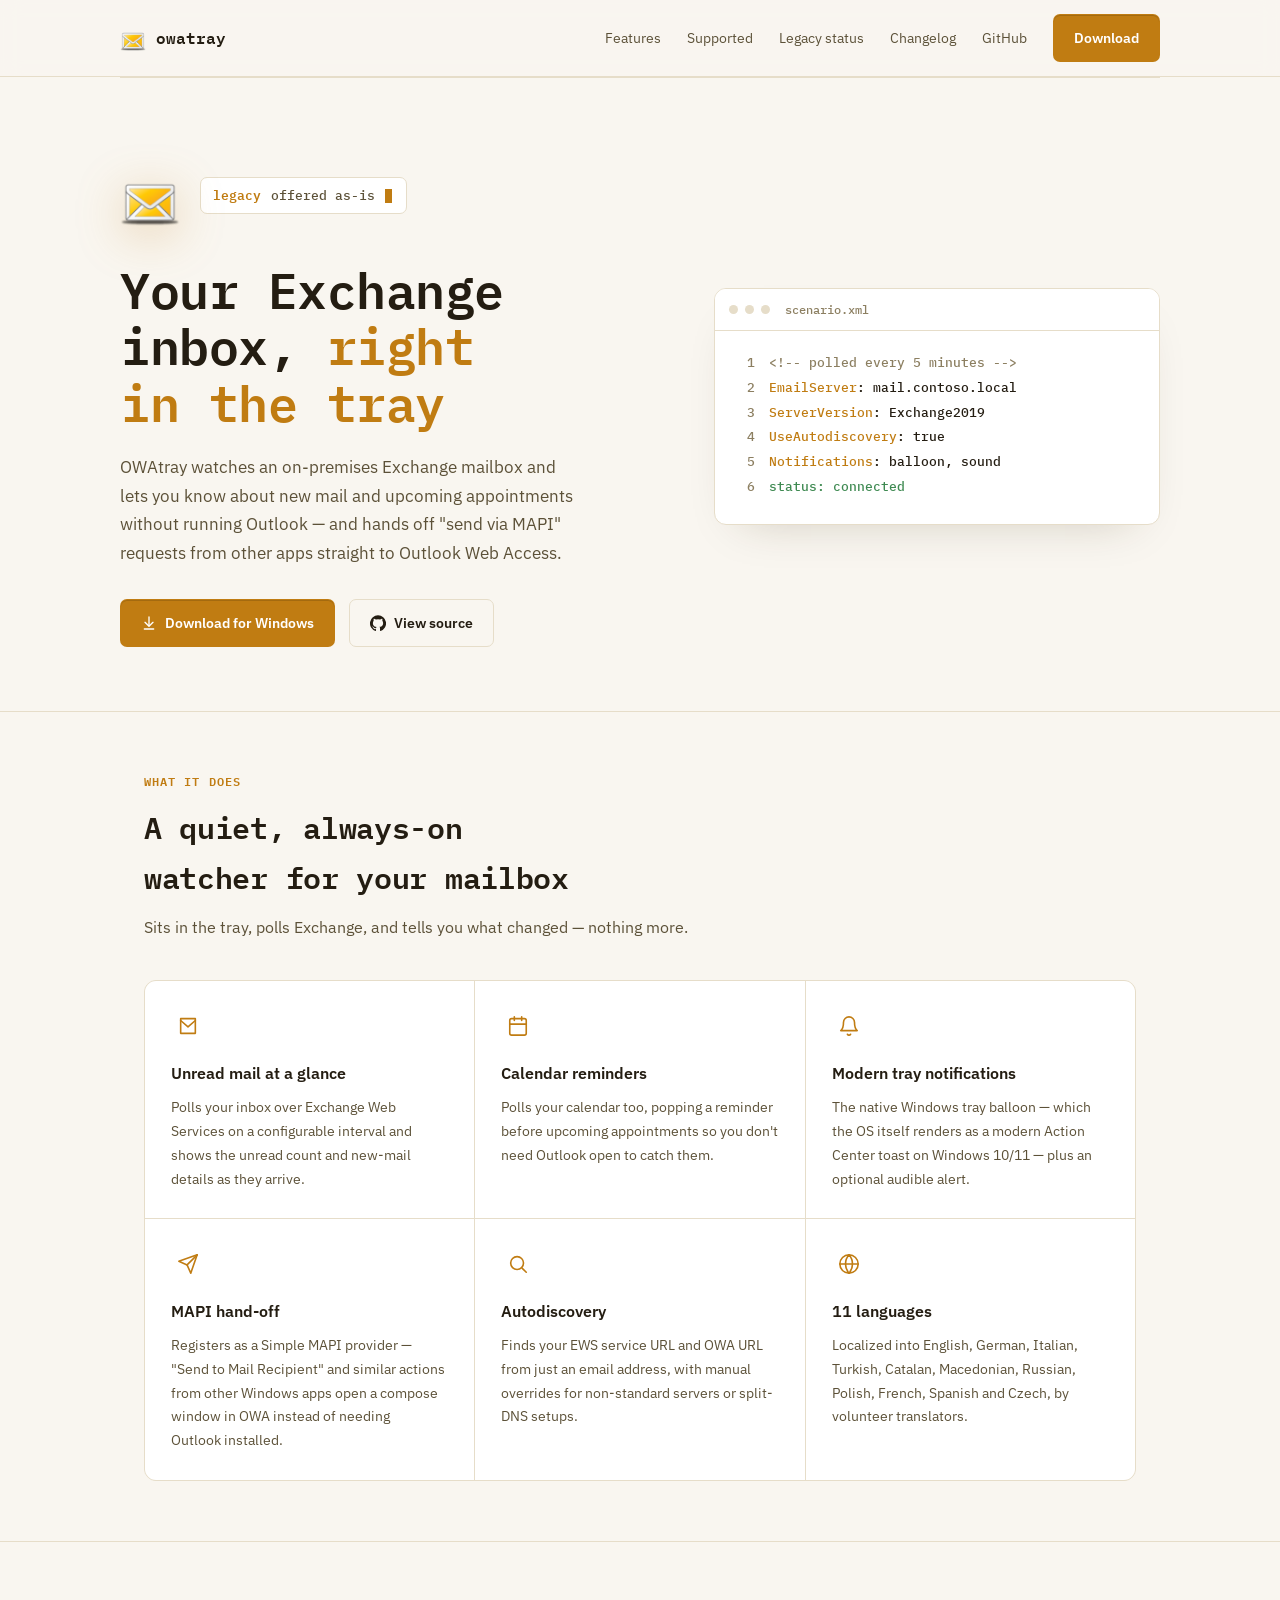
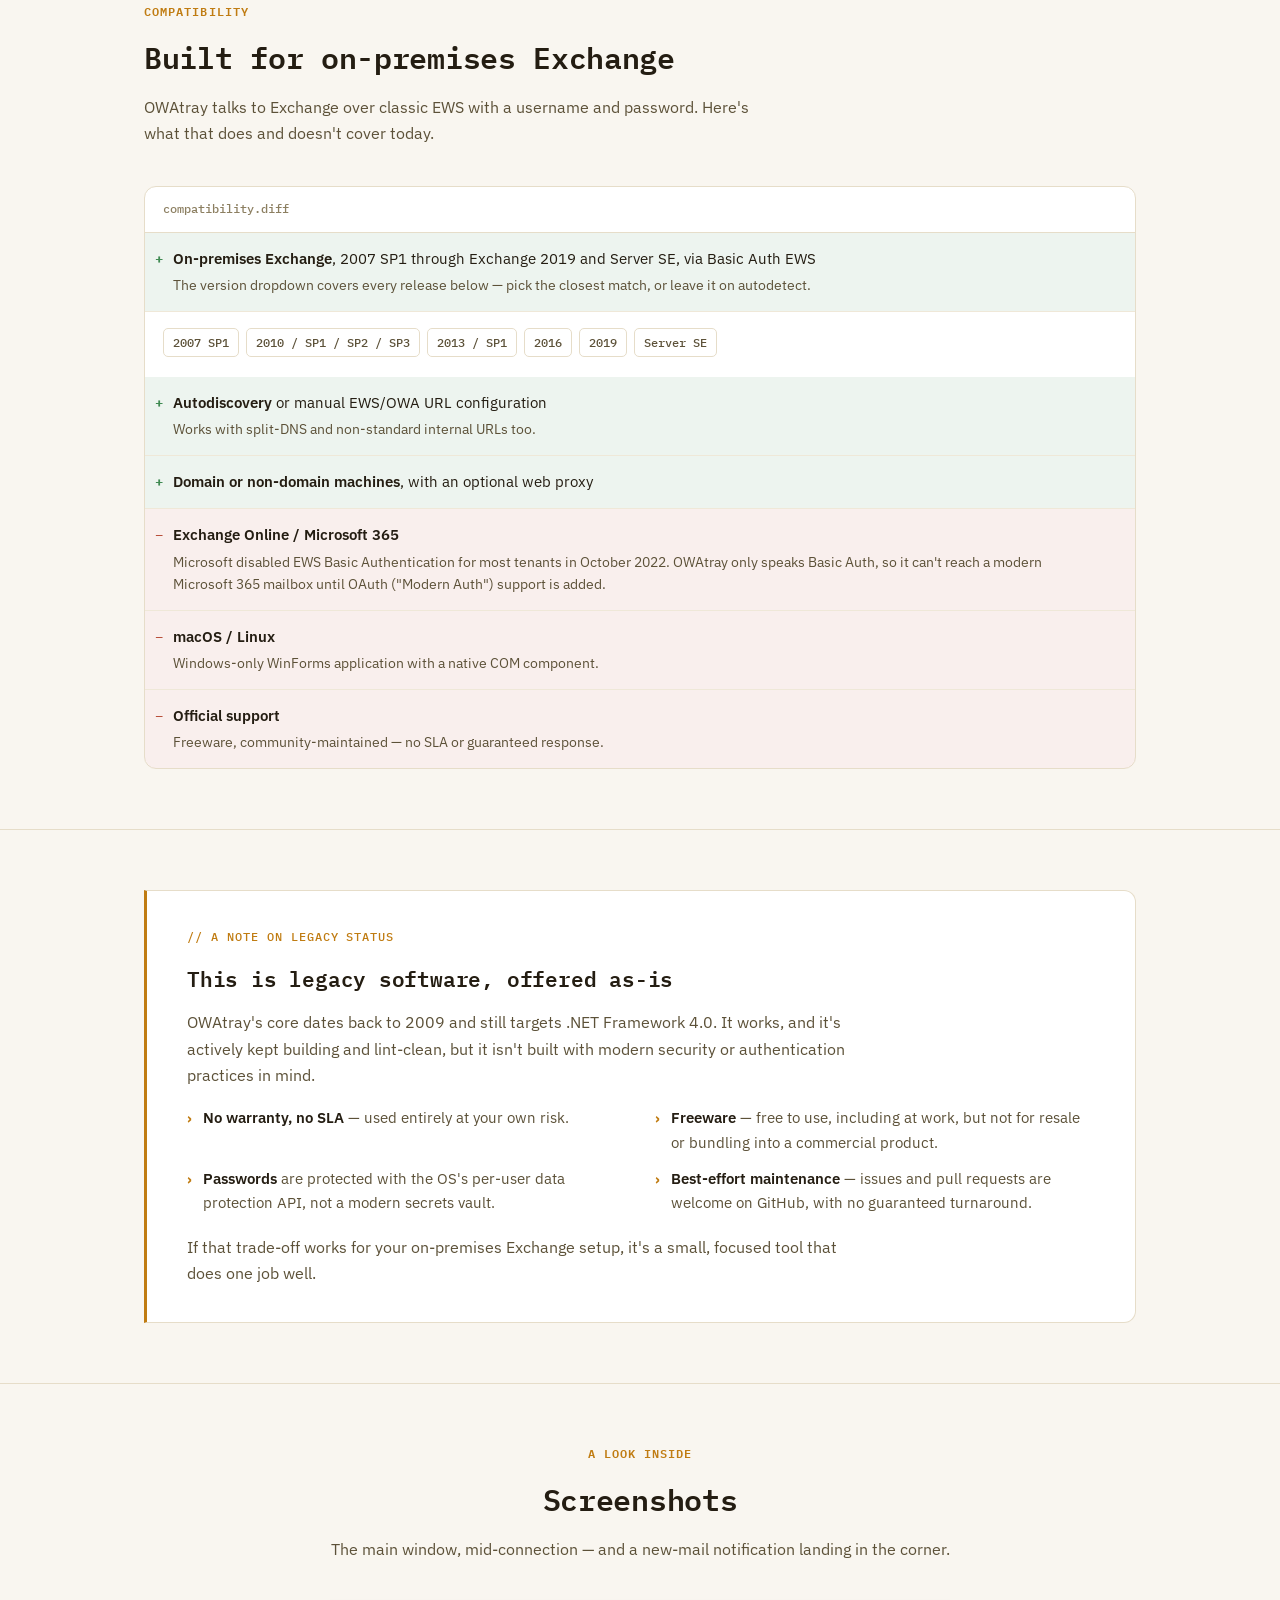
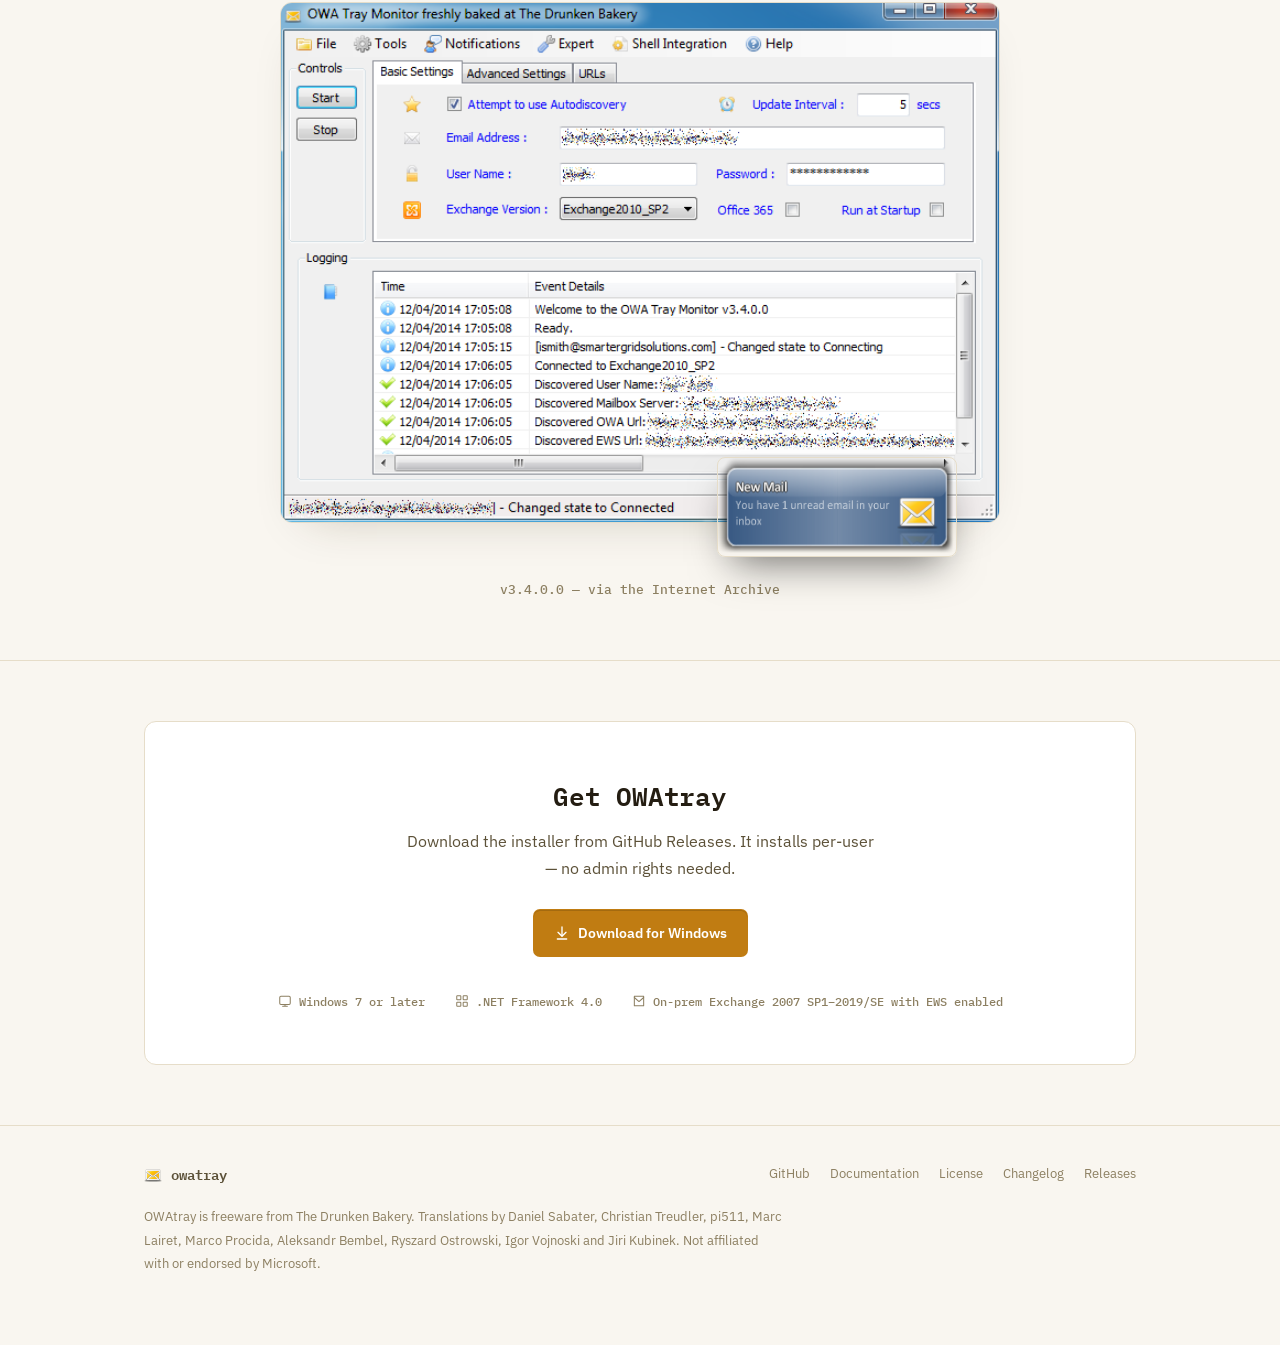
<file: docs/index.html>
<!doctype html>
<html lang="en">
<head>
<meta charset="utf-8">
<meta name="viewport" content="width=device-width, initial-scale=1">
<meta name="google-site-verification" content="3CcdUmpDB2GFjUnerMl3e1Dcl7fR_pNN5FqcSe2R-Co" />
<title>OWAtray — OWA Tray Monitor</title>
<meta name="description" content="OWAtray puts your Exchange inbox and calendar in the Windows tray — unread counts, new-mail and appointment notifications, and MAPI integration for on-premises Outlook Web Access. Legacy software, offered as-is.">
<meta property="og:title" content="OWAtray — OWA Tray Monitor">
<meta property="og:description" content="A legacy Windows tray notifier for on-premises Exchange, offered as-is.">
<meta property="og:image" content="owatray-icon.png">
<meta name="theme-color" content="#17120d">
<link rel="icon" href="favicon.ico" sizes="any">
<link rel="icon" href="favicon-32.png" type="image/png" sizes="32x32">
<link rel="apple-touch-icon" href="apple-touch-icon.png">
<link rel="stylesheet" href="styles.css">
</head>
<body>
<header class="site">
  <div class="wrap nav">
    <a class="brand" href="#top">
      <img src="owatray-icon.png" alt="">
      owatray
    </a>
    <nav class="nav-links">
      <a href="#features" class="hide-mobile">Features</a>
      <a href="#support" class="hide-mobile">Supported</a>
      <a href="#legacy" class="hide-mobile">Legacy status</a>
      <a href="changelog.html" class="hide-mobile">Changelog</a>
      <a href="https://github.com/issinoho/owatray">GitHub</a>
      <a class="btn btn-accent" href="https://github.com/issinoho/owatray/releases/latest">Download</a>
    </nav>
  </div>
</header>

<main id="top">
  <section class="hero wrap">
    <div class="hero-grid">
      <div>
        <div class="hero-top">
          <img class="hero-logo" src="owatray-icon.png" alt="OWAtray icon — a yellow envelope">
          <span class="statusline"><span class="tag">legacy</span> offered as-is<span class="cursor"></span></span>
        </div>
        <h1>Your Exchange inbox, <span class="accent-word">right in the tray</span></h1>
        <p class="lead">
          OWAtray watches an on-premises Exchange mailbox and lets you know about new mail and upcoming
          appointments without running Outlook — and hands off "send via MAPI" requests from other apps
          straight to Outlook Web Access.
        </p>
        <div class="hero-actions">
          <a class="btn btn-accent" href="https://github.com/issinoho/owatray/releases/latest">
            <svg viewBox="0 0 24 24" fill="none" stroke="currentColor" stroke-width="2" stroke-linecap="round" stroke-linejoin="round" width="16" height="16"><path d="M12 3v13"/><path d="m6 11 6 6 6-6"/><path d="M5 21h14"/></svg>
            Download for Windows
          </a>
          <a class="btn btn-ghost" href="https://github.com/issinoho/owatray">
            <svg viewBox="0 0 24 24" fill="currentColor" width="16" height="16"><path d="M12 .5a12 12 0 0 0-3.79 23.4c.6.1.82-.26.82-.58v-2.23c-3.34.73-4.04-1.42-4.04-1.42-.55-1.38-1.34-1.76-1.34-1.76-1.09-.75.08-.73.08-.73 1.2.09 1.84 1.24 1.84 1.24 1.07 1.84 2.81 1.3 3.5 1 .1-.78.42-1.3.76-1.6-2.67-.3-5.47-1.33-5.47-5.93 0-1.31.47-2.38 1.24-3.22-.13-.3-.54-1.52.12-3.18 0 0 1-.32 3.3 1.23a11.5 11.5 0 0 1 6 0c2.3-1.55 3.3-1.23 3.3-1.23.66 1.66.25 2.88.12 3.18.77.84 1.24 1.91 1.24 3.22 0 4.61-2.8 5.63-5.48 5.92.43.37.81 1.1.81 2.22v3.29c0 .32.22.69.83.58A12 12 0 0 0 12 .5Z"/></svg>
            View source
          </a>
        </div>
      </div>
      <div class="termcard" aria-hidden="true">
        <div class="termcard-bar">
          <span class="dot"></span><span class="dot"></span><span class="dot"></span>
          <span class="path">scenario.xml</span>
        </div>
        <div class="termcard-body">
          <div><span class="ln">1</span><span class="c">&lt;!-- polled every 5 minutes --&gt;</span></div>
          <div><span class="ln">2</span><span class="k">EmailServer</span>: mail.contoso.local</div>
          <div><span class="ln">3</span><span class="k">ServerVersion</span>: Exchange2019</div>
          <div><span class="ln">4</span><span class="k">UseAutodiscovery</span>: true</div>
          <div><span class="ln">5</span><span class="k">Notifications</span>: balloon, sound</div>
          <div><span class="ln">6</span><span class="s">status: connected</span></div>
        </div>
      </div>
    </div>
  </section>

  <section id="features">
    <div class="wrap">
      <div class="section-head">
        <span class="eyebrow">What it does</span>
        <h2>A quiet, always-on watcher for your mailbox</h2>
        <p>Sits in the tray, polls Exchange, and tells you what changed — nothing more.</p>
      </div>

      <div class="grid">
        <div class="card">
          <div class="icon"><svg viewBox="0 0 24 24" fill="none" stroke="currentColor" stroke-width="1.75" stroke-linecap="round" stroke-linejoin="round"><path d="M4 4h16v16H4z"/><path d="m4 6 8 7 8-7"/></svg></div>
          <h3>Unread mail at a glance</h3>
          <p>Polls your inbox over Exchange Web Services on a configurable interval and shows the unread count and new-mail details as they arrive.</p>
        </div>
        <div class="card">
          <div class="icon"><svg viewBox="0 0 24 24" fill="none" stroke="currentColor" stroke-width="1.75" stroke-linecap="round" stroke-linejoin="round"><rect x="3" y="4" width="18" height="18" rx="2"/><path d="M16 2v4M8 2v4M3 10h18"/></svg></div>
          <h3>Calendar reminders</h3>
          <p>Polls your calendar too, popping a reminder before upcoming appointments so you don't need Outlook open to catch them.</p>
        </div>
        <div class="card">
          <div class="icon"><svg viewBox="0 0 24 24" fill="none" stroke="currentColor" stroke-width="1.75" stroke-linecap="round" stroke-linejoin="round"><path d="M18 8a6 6 0 0 0-12 0c0 7-3 9-3 9h18s-3-2-3-9"/><path d="M13.73 21a2 2 0 0 1-3.46 0"/></svg></div>
          <h3>Modern tray notifications</h3>
          <p>The native Windows tray balloon — which the OS itself renders as a modern Action Center toast on Windows 10/11 — plus an optional audible alert.</p>
        </div>
        <div class="card">
          <div class="icon"><svg viewBox="0 0 24 24" fill="none" stroke="currentColor" stroke-width="1.75" stroke-linecap="round" stroke-linejoin="round"><path d="M22 2 11 13"/><path d="M22 2 15 22l-4-9-9-4 20-7Z"/></svg></div>
          <h3>MAPI hand-off</h3>
          <p>Registers as a Simple MAPI provider — "Send to Mail Recipient" and similar actions from other Windows apps open a compose window in OWA instead of needing Outlook installed.</p>
        </div>
        <div class="card">
          <div class="icon"><svg viewBox="0 0 24 24" fill="none" stroke="currentColor" stroke-width="1.75" stroke-linecap="round" stroke-linejoin="round"><circle cx="11" cy="11" r="7"/><path d="m21 21-4.3-4.3"/></svg></div>
          <h3>Autodiscovery</h3>
          <p>Finds your EWS service URL and OWA URL from just an email address, with manual overrides for non-standard servers or split-DNS setups.</p>
        </div>
        <div class="card">
          <div class="icon"><svg viewBox="0 0 24 24" fill="none" stroke="currentColor" stroke-width="1.75" stroke-linecap="round" stroke-linejoin="round"><circle cx="12" cy="12" r="10"/><path d="M2 12h20M12 2a15 15 0 0 1 0 20 15 15 0 0 1 0-20"/></svg></div>
          <h3>11 languages</h3>
          <p>Localized into English, German, Italian, Turkish, Catalan, Macedonian, Russian, Polish, French, Spanish and Czech, by volunteer translators.</p>
        </div>
      </div>
    </div>
  </section>

  <section id="support">
    <div class="wrap">
      <div class="section-head">
        <span class="eyebrow">Compatibility</span>
        <h2>Built for on-premises Exchange</h2>
        <p>OWAtray talks to Exchange over classic EWS with a username and password. Here's what that does and doesn't cover today.</p>
      </div>

      <div class="difflog">
        <div class="difflog-head">compatibility.diff</div>

        <div class="diffline add">
          <div class="gutter">+</div>
          <div class="content">
            <strong>On-premises Exchange</strong>, 2007 SP1 through Exchange 2019 and Server SE, via Basic Auth EWS
            <span class="detail">The version dropdown covers every release below — pick the closest match, or leave it on autodetect.</span>
          </div>
        </div>
        <div class="version-strip">
          <span class="version-chip">2007 SP1</span>
          <span class="version-chip">2010 / SP1 / SP2 / SP3</span>
          <span class="version-chip">2013 / SP1</span>
          <span class="version-chip">2016</span>
          <span class="version-chip">2019</span>
          <span class="version-chip">Server SE</span>
        </div>

        <div class="diffline add">
          <div class="gutter">+</div>
          <div class="content">
            <strong>Autodiscovery</strong> or manual EWS/OWA URL configuration
            <span class="detail">Works with split-DNS and non-standard internal URLs too.</span>
          </div>
        </div>
        <div class="diffline add">
          <div class="gutter">+</div>
          <div class="content">
            <strong>Domain or non-domain machines</strong>, with an optional web proxy
          </div>
        </div>

        <div class="diffline rem">
          <div class="gutter">−</div>
          <div class="content">
            <strong>Exchange Online / Microsoft 365</strong>
            <span class="detail">Microsoft disabled EWS Basic Authentication for most tenants in October 2022. OWAtray only speaks Basic Auth, so it can't reach a modern Microsoft&nbsp;365 mailbox until OAuth ("Modern Auth") support is added.</span>
          </div>
        </div>
        <div class="diffline rem">
          <div class="gutter">−</div>
          <div class="content">
            <strong>macOS / Linux</strong>
            <span class="detail">Windows-only WinForms application with a native COM component.</span>
          </div>
        </div>
        <div class="diffline rem">
          <div class="gutter">−</div>
          <div class="content">
            <strong>Official support</strong>
            <span class="detail">Freeware, community-maintained — no SLA or guaranteed response.</span>
          </div>
        </div>
      </div>
    </div>
  </section>

  <section id="legacy">
    <div class="wrap">
      <div class="legacy-box">
        <div class="kicker">// a note on legacy status</div>
        <h2>This is legacy software, offered as-is</h2>
        <p>
          OWAtray's core dates back to 2009 and still targets .NET Framework 4.0. It works, and it's
          actively kept building and lint-clean, but it isn't built with modern security or
          authentication practices in mind.
        </p>
        <ul class="legacy-list">
          <li><strong>No warranty, no SLA</strong> — used entirely at your own risk.</li>
          <li><strong>Freeware</strong> — free to use, including at work, but not for resale or bundling into a commercial product.</li>
          <li><strong>Passwords</strong> are protected with the OS's per-user data protection API, not a modern secrets vault.</li>
          <li><strong>Best-effort maintenance</strong> — issues and pull requests are welcome on GitHub, with no guaranteed turnaround.</li>
        </ul>
        <p>If that trade-off works for your on-premises Exchange setup, it's a small, focused tool that does one job well.</p>
      </div>
    </div>
  </section>

  <section id="screenshots">
    <div class="wrap">
      <div class="section-head center">
        <span class="eyebrow">A look inside</span>
        <h2>Screenshots</h2>
        <p>The main window, mid-connection — and a new-mail notification landing in the corner.</p>
      </div>
      <div class="screenshot-frame">
        <img
          class="screenshot-main"
          src="screenshots/main-window.png"
          width="652"
          height="471"
          loading="lazy"
          alt="OWAtray's main window: the Basic Settings tab with autodiscovery enabled, an Exchange Version dropdown set to Exchange2010_SP2, and a connection log showing a successful autodiscovery and connection.">
        <img
          class="screenshot-toast"
          src="screenshots/new-mail-notification.png"
          width="270"
          height="100"
          loading="lazy"
          alt="A Windows tray notification balloon reading: New Mail — You have 1 unread email in your inbox.">
      </div>
      <p class="screenshot-caption">v3.4.0.0 — via the Internet Archive</p>
    </div>
  </section>

  <section id="download">
    <div class="wrap">
      <div class="cta-box">
        <h2>Get OWAtray</h2>
        <p>Download the installer from GitHub Releases. It installs per-user — no admin rights needed.</p>
        <a class="btn btn-accent" href="https://github.com/issinoho/owatray/releases/latest">
          <svg viewBox="0 0 24 24" fill="none" stroke="currentColor" stroke-width="2" stroke-linecap="round" stroke-linejoin="round" width="16" height="16"><path d="M12 3v13"/><path d="m6 11 6 6 6-6"/><path d="M5 21h14"/></svg>
          Download for Windows
        </a>
        <div class="requirements">
          <span>
            <svg viewBox="0 0 24 24" fill="none" stroke="currentColor" stroke-width="1.75" stroke-linecap="round" stroke-linejoin="round"><rect x="3" y="4" width="18" height="14" rx="2"/><path d="M8 21h8M12 18v3"/></svg>
            Windows 7 or later
          </span>
          <span>
            <svg viewBox="0 0 24 24" fill="none" stroke="currentColor" stroke-width="1.75" stroke-linecap="round" stroke-linejoin="round"><rect x="3" y="3" width="7" height="7" rx="1"/><rect x="14" y="3" width="7" height="7" rx="1"/><rect x="3" y="14" width="7" height="7" rx="1"/><rect x="14" y="14" width="7" height="7" rx="1"/></svg>
            .NET Framework 4.0
          </span>
          <span>
            <svg viewBox="0 0 24 24" fill="none" stroke="currentColor" stroke-width="1.75" stroke-linecap="round" stroke-linejoin="round"><path d="M4 4h16v16H4z"/><path d="m4 6 8 7 8-7"/></svg>
            On-prem Exchange 2007 SP1–2019/SE with EWS enabled
          </span>
        </div>
      </div>
    </div>
  </section>
</main>

<footer>
  <div class="wrap">
    <div class="footer-grid">
      <div class="footer-brand">
        <img src="owatray-icon.png" alt="">
        owatray
      </div>
      <div class="footer-links">
        <a href="https://github.com/issinoho/owatray">GitHub</a>
        <a href="https://github.com/issinoho/owatray/blob/main/README.md">Documentation</a>
        <a href="https://github.com/issinoho/owatray/blob/main/src/GUI/License.txt">License</a>
        <a href="changelog.html">Changelog</a>
        <a href="https://github.com/issinoho/owatray/releases">Releases</a>
      </div>
    </div>
    <p class="footer-note">
      OWAtray is freeware from The Drunken Bakery. Translations by Daniel Sabater, Christian Treudler,
      pi511, Marc Lairet, Marco Procida, Aleksandr Bembel, Ryszard Ostrowski, Igor Vojnoski and Jiri
      Kubinek. Not affiliated with or endorsed by Microsoft.
    </p>
  </div>
</footer>

</body>
</html>
</file>
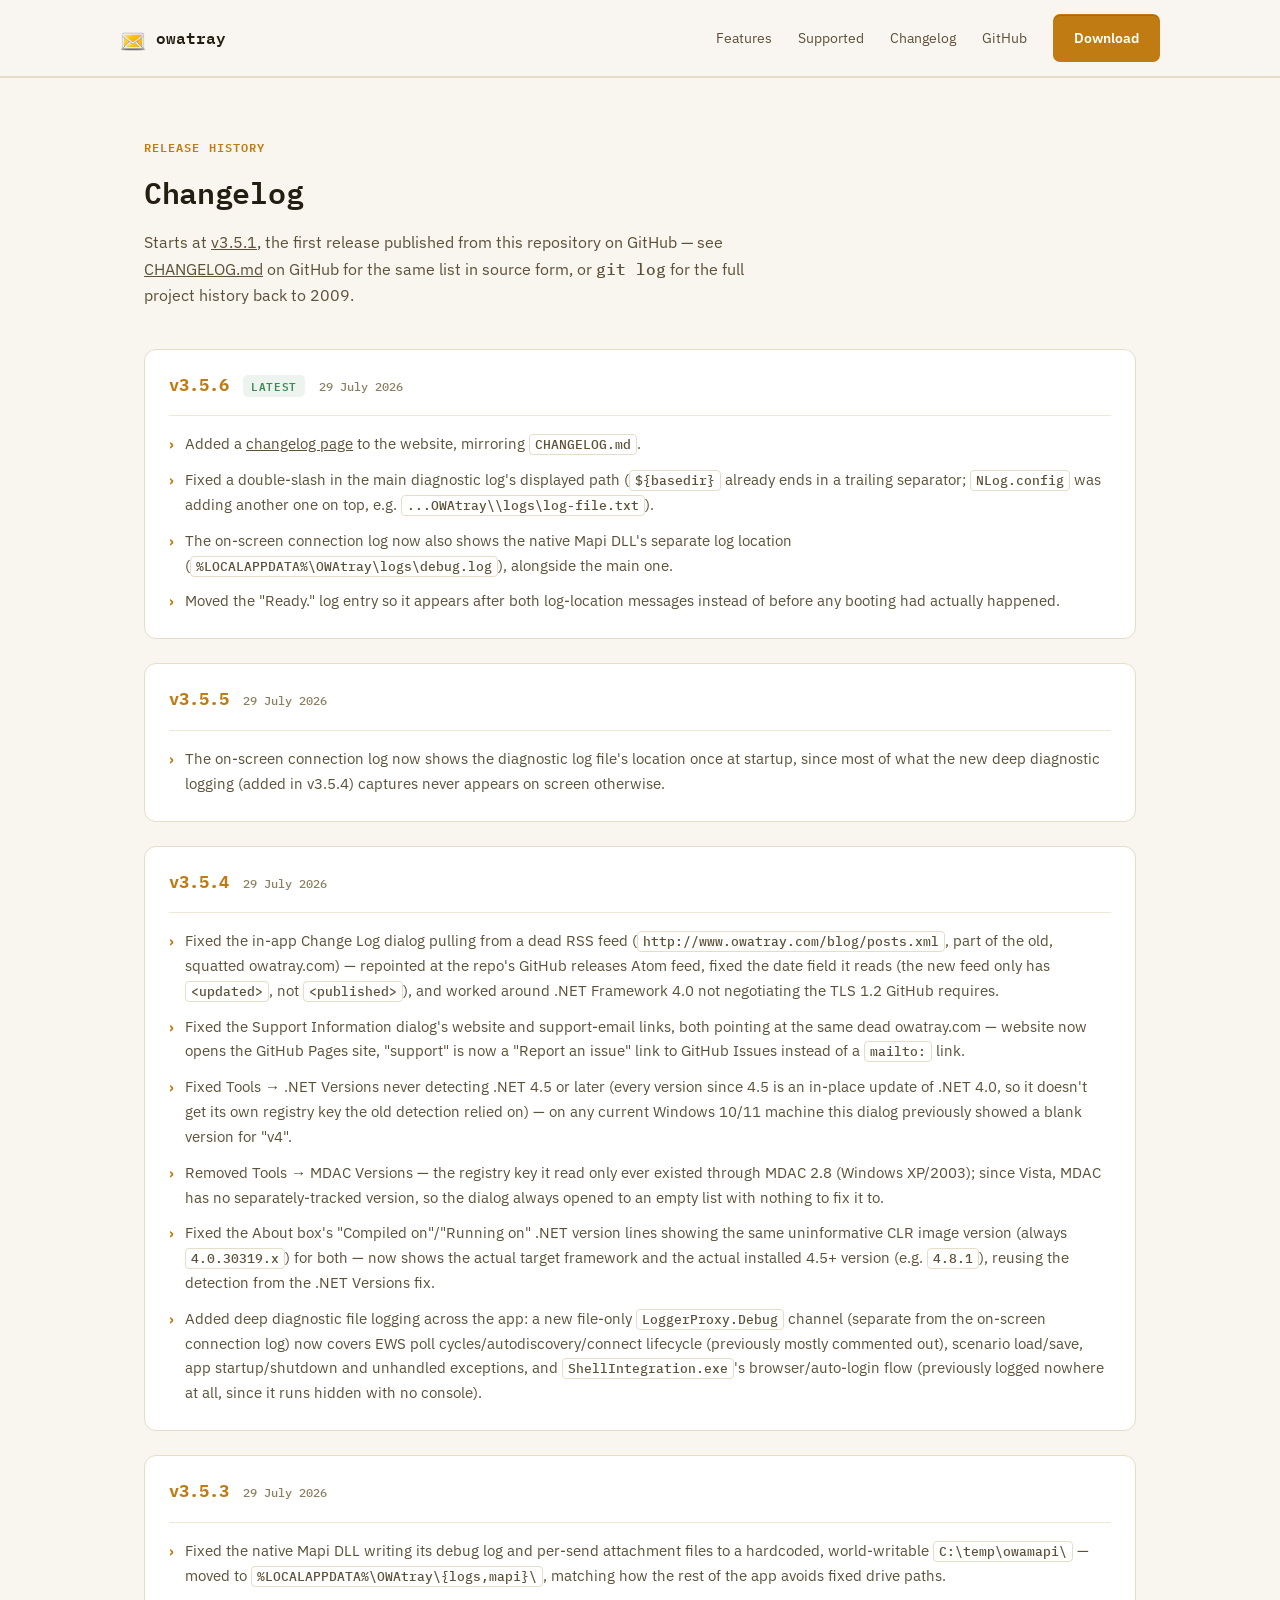
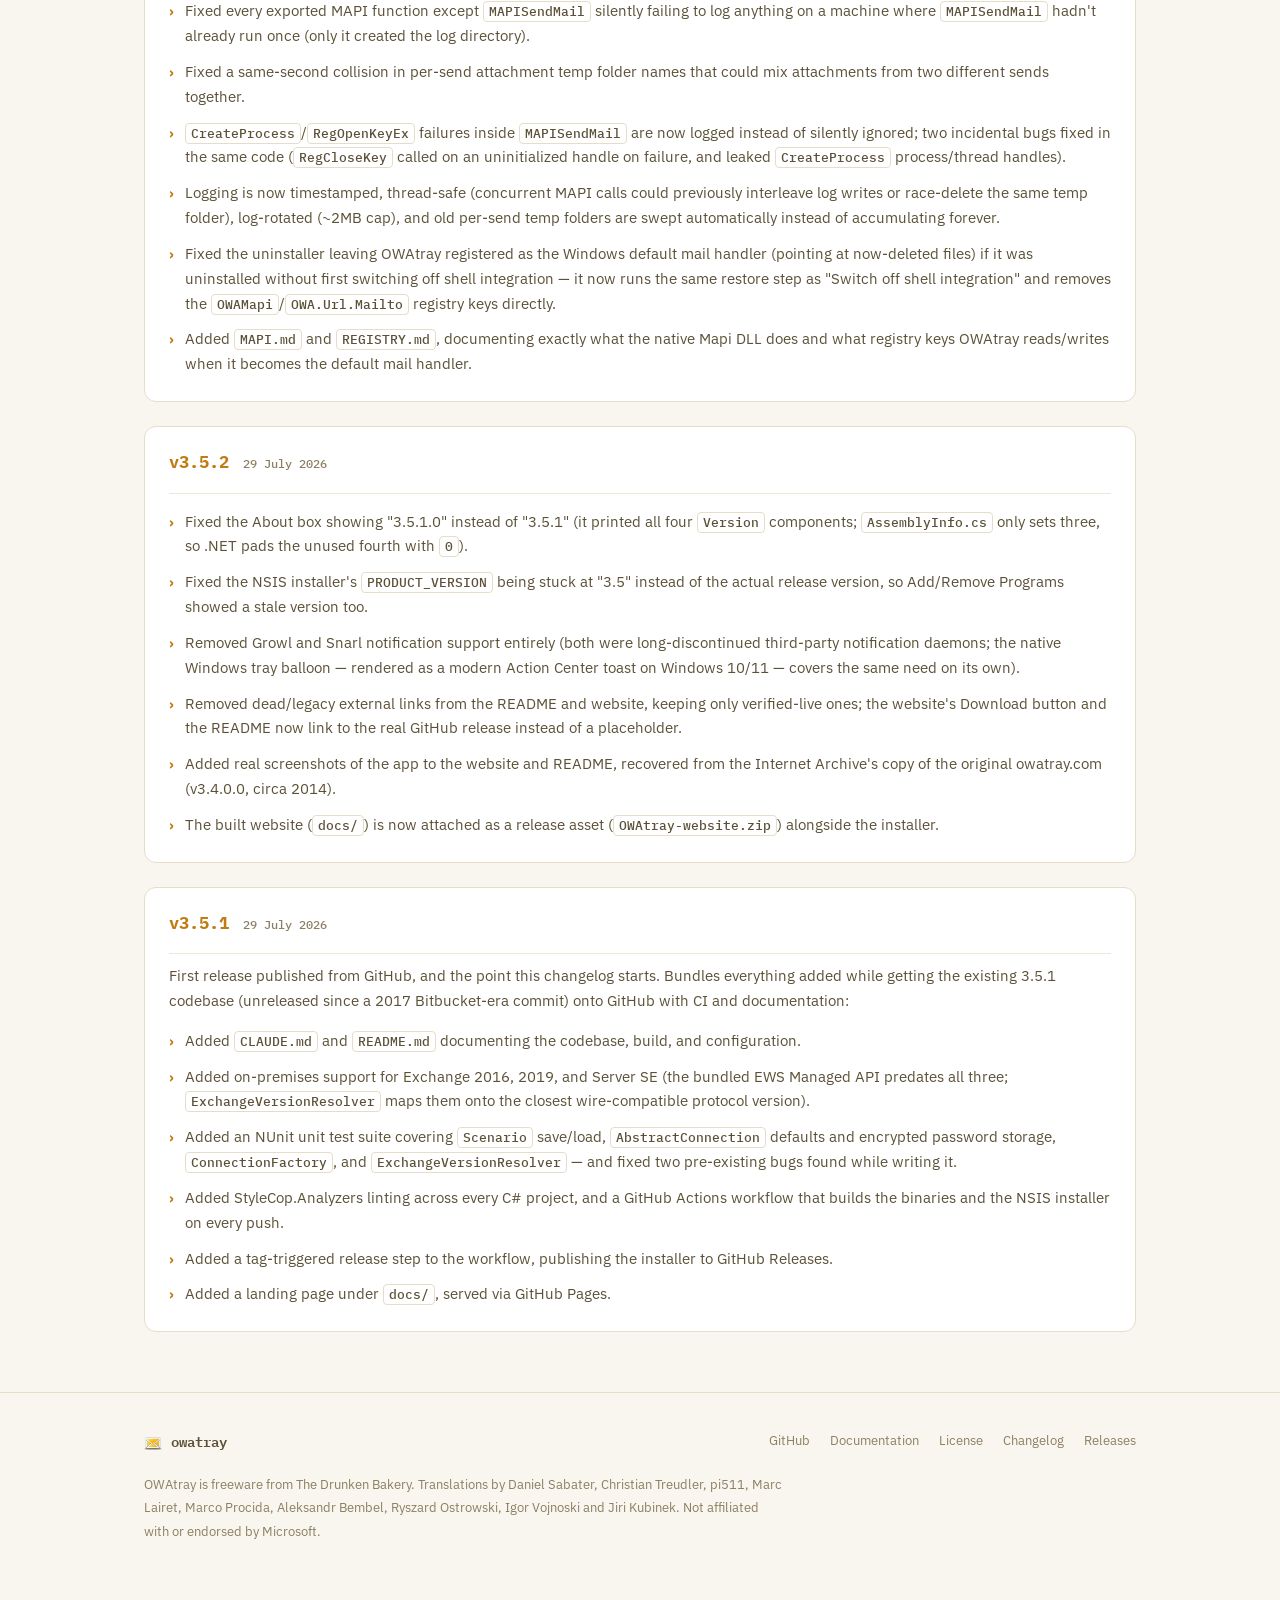
<file: docs/changelog.html>
<!doctype html>
<html lang="en">
<head>
<meta charset="utf-8">
<meta name="viewport" content="width=device-width, initial-scale=1">
<title>Changelog — OWAtray</title>
<meta name="description" content="Release history for OWAtray, the Windows tray notifier for on-premises Exchange — what changed in each version.">
<meta property="og:title" content="Changelog — OWAtray">
<meta property="og:description" content="Release history for OWAtray, the Windows tray notifier for on-premises Exchange.">
<meta property="og:image" content="owatray-icon.png">
<meta name="theme-color" content="#17120d">
<link rel="icon" href="favicon.ico" sizes="any">
<link rel="icon" href="favicon-32.png" type="image/png" sizes="32x32">
<link rel="apple-touch-icon" href="apple-touch-icon.png">
<link rel="stylesheet" href="styles.css">
</head>
<body>
<header class="site">
  <div class="wrap nav">
    <a class="brand" href="index.html">
      <img src="owatray-icon.png" alt="">
      owatray
    </a>
    <nav class="nav-links">
      <a href="index.html#features" class="hide-mobile">Features</a>
      <a href="index.html#support" class="hide-mobile">Supported</a>
      <a href="changelog.html" class="hide-mobile">Changelog</a>
      <a href="https://github.com/issinoho/owatray">GitHub</a>
      <a class="btn btn-accent" href="https://github.com/issinoho/owatray/releases/latest">Download</a>
    </nav>
  </div>
</header>

<main id="top">
  <section>
    <div class="wrap">
      <div class="section-head">
        <span class="eyebrow">Release history</span>
        <h1>Changelog</h1>
        <p class="changelog-intro">
          Starts at <a href="https://github.com/issinoho/owatray/releases/tag/v3.5.1">v3.5.1</a>, the
          first release published from this repository on GitHub — see
          <a href="https://github.com/issinoho/owatray/blob/main/CHANGELOG.md">CHANGELOG.md</a> on GitHub
          for the same list in source form, or <code>git log</code> for the full project history back to
          2009.
        </p>
      </div>

      <div class="changelog">

        <article class="release">
          <header class="release-head">
            <a class="release-version" href="https://github.com/issinoho/owatray/releases/tag/v3.5.6">v3.5.6</a>
            <span class="release-tag">Latest</span>
            <time class="release-date" datetime="2026-07-29">29 July 2026</time>
          </header>
          <ul class="release-list">
            <li>Added a <a href="changelog.html">changelog page</a> to the website, mirroring
              <code>CHANGELOG.md</code>.</li>
            <li>Fixed a double-slash in the main diagnostic log's displayed path (<code>${basedir}</code>
              already ends in a trailing separator; <code>NLog.config</code> was adding another one on
              top, e.g. <code>...OWAtray\\logs\log-file.txt</code>).</li>
            <li>The on-screen connection log now also shows the native Mapi DLL's separate log location
              (<code>%LOCALAPPDATA%\OWAtray\logs\debug.log</code>), alongside the main one.</li>
            <li>Moved the "Ready." log entry so it appears after both log-location messages instead of
              before any booting had actually happened.</li>
          </ul>
        </article>

        <article class="release">
          <header class="release-head">
            <a class="release-version" href="https://github.com/issinoho/owatray/releases/tag/v3.5.5">v3.5.5</a>
            <time class="release-date" datetime="2026-07-29">29 July 2026</time>
          </header>
          <ul class="release-list">
            <li>The on-screen connection log now shows the diagnostic log file's location once at
              startup, since most of what the new deep diagnostic logging (added in v3.5.4) captures
              never appears on screen otherwise.</li>
          </ul>
        </article>

        <article class="release">
          <header class="release-head">
            <a class="release-version" href="https://github.com/issinoho/owatray/releases/tag/v3.5.4">v3.5.4</a>
            <time class="release-date" datetime="2026-07-29">29 July 2026</time>
          </header>
          <ul class="release-list">
            <li>Fixed the in-app Change Log dialog pulling from a dead RSS feed
              (<code>http://www.owatray.com/blog/posts.xml</code>, part of the old, squatted
              owatray.com) — repointed at the repo's GitHub releases Atom feed, fixed the date field it
              reads (the new feed only has <code>&lt;updated&gt;</code>, not <code>&lt;published&gt;</code>),
              and worked around .NET Framework 4.0 not negotiating the TLS 1.2 GitHub requires.</li>
            <li>Fixed the Support Information dialog's website and support-email links, both pointing at
              the same dead owatray.com — website now opens the GitHub Pages site, "support" is now a
              "Report an issue" link to GitHub Issues instead of a <code>mailto:</code> link.</li>
            <li>Fixed Tools → .NET Versions never detecting .NET 4.5 or later (every version since 4.5 is
              an in-place update of .NET 4.0, so it doesn't get its own registry key the old detection
              relied on) — on any current Windows 10/11 machine this dialog previously showed a blank
              version for "v4".</li>
            <li>Removed Tools → MDAC Versions — the registry key it read only ever existed through MDAC
              2.8 (Windows XP/2003); since Vista, MDAC has no separately-tracked version, so the dialog
              always opened to an empty list with nothing to fix it to.</li>
            <li>Fixed the About box's "Compiled on"/"Running on" .NET version lines showing the same
              uninformative CLR image version (always <code>4.0.30319.x</code>) for both — now shows the
              actual target framework and the actual installed 4.5+ version (e.g. <code>4.8.1</code>),
              reusing the detection from the .NET Versions fix.</li>
            <li>Added deep diagnostic file logging across the app: a new file-only
              <code>LoggerProxy.Debug</code> channel (separate from the on-screen connection log) now
              covers EWS poll cycles/autodiscovery/connect lifecycle (previously mostly commented out),
              scenario load/save, app startup/shutdown and unhandled exceptions, and
              <code>ShellIntegration.exe</code>'s browser/auto-login flow (previously logged nowhere at
              all, since it runs hidden with no console).</li>
          </ul>
        </article>

        <article class="release">
          <header class="release-head">
            <a class="release-version" href="https://github.com/issinoho/owatray/releases/tag/v3.5.3">v3.5.3</a>
            <time class="release-date" datetime="2026-07-29">29 July 2026</time>
          </header>
          <ul class="release-list">
            <li>Fixed the native Mapi DLL writing its debug log and per-send attachment files to a
              hardcoded, world-writable <code>C:\temp\owamapi\</code> — moved to
              <code>%LOCALAPPDATA%\OWAtray\{logs,mapi}\</code>, matching how the rest of the app avoids
              fixed drive paths.</li>
            <li>Fixed every exported MAPI function except <code>MAPISendMail</code> silently failing to
              log anything on a machine where <code>MAPISendMail</code> hadn't already run once (only it
              created the log directory).</li>
            <li>Fixed a same-second collision in per-send attachment temp folder names that could mix
              attachments from two different sends together.</li>
            <li><code>CreateProcess</code>/<code>RegOpenKeyEx</code> failures inside
              <code>MAPISendMail</code> are now logged instead of silently ignored; two incidental bugs
              fixed in the same code (<code>RegCloseKey</code> called on an uninitialized handle on
              failure, and leaked <code>CreateProcess</code> process/thread handles).</li>
            <li>Logging is now timestamped, thread-safe (concurrent MAPI calls could previously interleave
              log writes or race-delete the same temp folder), log-rotated (~2MB cap), and old per-send
              temp folders are swept automatically instead of accumulating forever.</li>
            <li>Fixed the uninstaller leaving OWAtray registered as the Windows default mail handler
              (pointing at now-deleted files) if it was uninstalled without first switching off shell
              integration — it now runs the same restore step as "Switch off shell integration" and
              removes the <code>OWAMapi</code>/<code>OWA.Url.Mailto</code> registry keys directly.</li>
            <li>Added <code>MAPI.md</code> and <code>REGISTRY.md</code>, documenting exactly what the
              native Mapi DLL does and what registry keys OWAtray reads/writes when it becomes the
              default mail handler.</li>
          </ul>
        </article>

        <article class="release">
          <header class="release-head">
            <a class="release-version" href="https://github.com/issinoho/owatray/releases/tag/v3.5.2">v3.5.2</a>
            <time class="release-date" datetime="2026-07-29">29 July 2026</time>
          </header>
          <ul class="release-list">
            <li>Fixed the About box showing "3.5.1.0" instead of "3.5.1" (it printed all four
              <code>Version</code> components; <code>AssemblyInfo.cs</code> only sets three, so .NET pads
              the unused fourth with <code>0</code>).</li>
            <li>Fixed the NSIS installer's <code>PRODUCT_VERSION</code> being stuck at "3.5" instead of
              the actual release version, so Add/Remove Programs showed a stale version too.</li>
            <li>Removed Growl and Snarl notification support entirely (both were long-discontinued
              third-party notification daemons; the native Windows tray balloon — rendered as a modern
              Action Center toast on Windows 10/11 — covers the same need on its own).</li>
            <li>Removed dead/legacy external links from the README and website, keeping only verified-live
              ones; the website's Download button and the README now link to the real GitHub release
              instead of a placeholder.</li>
            <li>Added real screenshots of the app to the website and README, recovered from the Internet
              Archive's copy of the original owatray.com (v3.4.0.0, circa 2014).</li>
            <li>The built website (<code>docs/</code>) is now attached as a release asset
              (<code>OWAtray-website.zip</code>) alongside the installer.</li>
          </ul>
        </article>

        <article class="release">
          <header class="release-head">
            <a class="release-version" href="https://github.com/issinoho/owatray/releases/tag/v3.5.1">v3.5.1</a>
            <time class="release-date" datetime="2026-07-29">29 July 2026</time>
          </header>
          <p class="release-note">
            First release published from GitHub, and the point this changelog starts. Bundles everything
            added while getting the existing 3.5.1 codebase (unreleased since a 2017 Bitbucket-era commit)
            onto GitHub with CI and documentation:
          </p>
          <ul class="release-list">
            <li>Added <code>CLAUDE.md</code> and <code>README.md</code> documenting the codebase, build,
              and configuration.</li>
            <li>Added on-premises support for Exchange 2016, 2019, and Server SE (the bundled EWS Managed
              API predates all three; <code>ExchangeVersionResolver</code> maps them onto the closest
              wire-compatible protocol version).</li>
            <li>Added an NUnit unit test suite covering <code>Scenario</code> save/load,
              <code>AbstractConnection</code> defaults and encrypted password storage,
              <code>ConnectionFactory</code>, and <code>ExchangeVersionResolver</code> — and fixed two
              pre-existing bugs found while writing it.</li>
            <li>Added StyleCop.Analyzers linting across every C# project, and a GitHub Actions workflow
              that builds the binaries and the NSIS installer on every push.</li>
            <li>Added a tag-triggered release step to the workflow, publishing the installer to GitHub
              Releases.</li>
            <li>Added a landing page under <code>docs/</code>, served via GitHub Pages.</li>
          </ul>
        </article>

      </div>
    </div>
  </section>
</main>

<footer>
  <div class="wrap">
    <div class="footer-grid">
      <div class="footer-brand">
        <img src="owatray-icon.png" alt="">
        owatray
      </div>
      <div class="footer-links">
        <a href="https://github.com/issinoho/owatray">GitHub</a>
        <a href="https://github.com/issinoho/owatray/blob/main/README.md">Documentation</a>
        <a href="https://github.com/issinoho/owatray/blob/main/src/GUI/License.txt">License</a>
        <a href="changelog.html">Changelog</a>
        <a href="https://github.com/issinoho/owatray/releases">Releases</a>
      </div>
    </div>
    <p class="footer-note">
      OWAtray is freeware from The Drunken Bakery. Translations by Daniel Sabater, Christian Treudler,
      pi511, Marc Lairet, Marco Procida, Aleksandr Bembel, Ryszard Ostrowski, Igor Vojnoski and Jiri
      Kubinek. Not affiliated with or endorsed by Microsoft.
    </p>
  </div>
</footer>

</body>
</html>
</file>
<file: docs/styles.css>
@font-face {
  font-family: "IBM Plex Mono";
  font-style: normal;
  font-weight: 500;
  font-display: swap;
  src: url([data-uri]) format("woff2");
}

@font-face {
  font-family: "IBM Plex Mono";
  font-style: normal;
  font-weight: 600;
  font-display: swap;
  src: url([data-uri]) format("woff2");
}

@font-face {
  font-family: "IBM Plex Mono";
  font-style: normal;
  font-weight: 700;
  font-display: swap;
  src: url([data-uri]) format("woff2");
}

@font-face {
  font-family: "IBM Plex Sans";
  font-style: normal;
  font-weight: 400;
  font-display: swap;
  src: url([data-uri]) format("woff2");
}

@font-face {
  font-family: "IBM Plex Sans";
  font-style: normal;
  font-weight: 500;
  font-display: swap;
  src: url([data-uri]) format("woff2");
}

@font-face {
  font-family: "IBM Plex Sans";
  font-style: normal;
  font-weight: 600;
  font-display: swap;
  src: url([data-uri]) format("woff2");
}

@font-face {
  font-family: "IBM Plex Sans";
  font-style: normal;
  font-weight: 700;
  font-display: swap;
  src: url([data-uri]) format("woff2");
}:root {
  --bg: #17120d;
  --bg-elevated: #1e1811;
  --bg-card: #221b13;
  --border: #3a2f1f;
  --border-soft: #2a2216;
  --text: #f3ece0;
  --text-muted: #b9ab90;
  --text-faint: #8a7c62;
  --accent: #f0a63a;
  --accent-strong: #ffc25c;
  --accent-ink: #221200;
  --ok: #7fb88a;
  --ok-bg: rgba(127, 184, 138, 0.12);
  --no: #e0836f;
  --no-bg: rgba(224, 131, 111, 0.12);
  --radius: 12px;
  --radius-sm: 7px;
  --max-width: 1040px;
  --font-display: "IBM Plex Mono", ui-monospace, SFMono-Regular, Menlo, Consolas, monospace;
  --font-body: "IBM Plex Sans", -apple-system, BlinkMacSystemFont, "Segoe UI", Roboto, sans-serif;
  --font-mono: "IBM Plex Mono", ui-monospace, SFMono-Regular, Menlo, Consolas, monospace;
}

@media (prefers-color-scheme: light) {
  :root {
    --bg: #f9f6f0;
    --bg-elevated: #ffffff;
    --bg-card: #ffffff;
    --border: #e6ddc9;
    --border-soft: #efe8d8;
    --text: #241d12;
    --text-muted: #5c5138;
    --text-faint: #8c7f61;
    --accent: #c07c12;
    --accent-strong: #9c630a;
    --accent-ink: #ffffff;
    --ok: #3f8a52;
    --ok-bg: rgba(63, 138, 82, 0.09);
    --no: #b8503b;
    --no-bg: rgba(184, 80, 59, 0.09);
  }
}

:root[data-theme="dark"] {
  --bg: #17120d;
  --bg-elevated: #1e1811;
  --bg-card: #221b13;
  --border: #3a2f1f;
  --border-soft: #2a2216;
  --text: #f3ece0;
  --text-muted: #b9ab90;
  --text-faint: #8a7c62;
  --accent: #f0a63a;
  --accent-strong: #ffc25c;
  --accent-ink: #221200;
  --ok: #7fb88a;
  --ok-bg: rgba(127, 184, 138, 0.12);
  --no: #e0836f;
  --no-bg: rgba(224, 131, 111, 0.12);
}

:root[data-theme="light"] {
  --bg: #f9f6f0;
  --bg-elevated: #ffffff;
  --bg-card: #ffffff;
  --border: #e6ddc9;
  --border-soft: #efe8d8;
  --text: #241d12;
  --text-muted: #5c5138;
  --text-faint: #8c7f61;
  --accent: #c07c12;
  --accent-strong: #9c630a;
  --accent-ink: #ffffff;
  --ok: #3f8a52;
  --ok-bg: rgba(63, 138, 82, 0.09);
  --no: #b8503b;
  --no-bg: rgba(184, 80, 59, 0.09);
}

* {
  box-sizing: border-box;
}

html {
  scroll-behavior: smooth;
}

@media (prefers-reduced-motion: reduce) {
  html {
    scroll-behavior: auto;
  }
  * {
    animation-duration: 0.01ms !important;
    animation-iteration-count: 1 !important;
    transition-duration: 0.01ms !important;
  }
}

body {
  margin: 0;
  background: var(--bg);
  color: var(--text);
  font-family: var(--font-body);
  font-size: 16px;
  line-height: 1.65;
  -webkit-font-smoothing: antialiased;
  text-rendering: optimizeLegibility;
}

.wrap {
  max-width: var(--max-width);
  margin: 0 auto;
  padding: 0 24px;
}

a {
  color: inherit;
}

a:focus-visible,
button:focus-visible {
  outline: 2px solid var(--accent);
  outline-offset: 3px;
}

code, .mono {
  font-family: var(--font-mono);
}

h1, h2, h3 {
  font-family: var(--font-display);
  text-wrap: balance;
  letter-spacing: -0.01em;
}

p {
  text-wrap: pretty;
}

/* ---------- Header ---------- */

header.site {
  position: sticky;
  top: 0;
  z-index: 20;
  backdrop-filter: blur(10px);
  background: color-mix(in srgb, var(--bg) 80%, transparent);
  border-bottom: 1px solid var(--border);
}

.nav {
  display: flex;
  align-items: center;
  justify-content: space-between;
  padding: 14px 0;
}

.brand {
  display: flex;
  align-items: center;
  gap: 10px;
  font-family: var(--font-display);
  font-weight: 600;
  font-size: 1rem;
  text-decoration: none;
  color: var(--text);
}

.brand img {
  width: 26px;
  height: 26px;
  display: block;
}

.nav-links {
  display: flex;
  align-items: center;
  gap: 26px;
  font-size: 0.9rem;
  color: var(--text-muted);
}

.nav-links a {
  text-decoration: none;
  transition: color 0.15s ease;
}

.nav-links a:hover {
  color: var(--text);
}

/* ---------- Buttons / badges ---------- */

.btn {
  display: inline-flex;
  align-items: center;
  gap: 8px;
  padding: 11px 20px;
  border-radius: var(--radius-sm);
  font-weight: 600;
  font-size: 0.9rem;
  font-family: var(--font-body);
  text-decoration: none;
  border: 1px solid transparent;
  white-space: nowrap;
  transition: transform 0.12s ease, box-shadow 0.12s ease, border-color 0.12s ease;
}

.btn-accent {
  background: var(--accent);
  color: var(--accent-ink);
  box-shadow: 0 1px 0 0 color-mix(in srgb, black 15%, transparent) inset;
}

.btn-accent:hover {
  background: var(--accent-strong);
}

.btn-ghost {
  background: transparent;
  border-color: var(--border);
  color: var(--text);
}

.btn-ghost:hover {
  border-color: var(--text-faint);
}

.statusline {
  display: inline-flex;
  align-items: center;
  gap: 10px;
  padding: 7px 14px 7px 12px;
  border-radius: var(--radius-sm);
  font-family: var(--font-mono);
  font-size: 0.8rem;
  font-weight: 500;
  border: 1px solid var(--border);
  background: var(--bg-elevated);
  color: var(--text-muted);
}

.statusline .tag {
  color: var(--accent);
  font-weight: 600;
}

.statusline .cursor {
  display: inline-block;
  width: 7px;
  height: 14px;
  background: var(--accent);
  animation: blink 1.1s steps(1) infinite;
}

@keyframes blink {
  50% {
    opacity: 0;
  }
}

/* ---------- Hero ---------- */

.hero {
  padding: 88px 0 64px;
}

.hero-top {
  display: flex;
  align-items: center;
  gap: 20px;
  margin-bottom: 36px;
}

.hero-logo {
  width: 60px;
  height: 60px;
  flex: none;
  filter: drop-shadow(0 10px 24px color-mix(in srgb, var(--accent) 30%, transparent));
}

.hero h1 {
  font-size: clamp(2rem, 4.6vw, 3.1rem);
  line-height: 1.14;
  margin: 0 0 22px;
  font-weight: 600;
  max-width: 15ch;
}

.hero h1 .accent-word {
  color: var(--accent);
}

.hero-grid {
  display: grid;
  grid-template-columns: 1.1fr 0.9fr;
  gap: 48px;
  align-items: center;
}

.hero p.lead {
  color: var(--text-muted);
  font-size: 1.08rem;
  max-width: 46ch;
  margin: 0 0 32px;
}

.hero-actions {
  display: flex;
  align-items: center;
  gap: 14px;
  flex-wrap: wrap;
}

/* terminal-style hero panel */
.termcard {
  background: var(--bg-elevated);
  border: 1px solid var(--border);
  border-radius: var(--radius);
  overflow: hidden;
  box-shadow: 0 30px 60px -30px rgba(0, 0, 0, 0.5);
}

@media (prefers-color-scheme: light) {
  .termcard {
    box-shadow: 0 20px 45px -28px rgba(60, 45, 10, 0.25);
  }
}

.termcard-bar {
  display: flex;
  align-items: center;
  gap: 7px;
  padding: 11px 14px;
  border-bottom: 1px solid var(--border);
  background: var(--bg-card);
}

.termcard-bar .dot {
  width: 9px;
  height: 9px;
  border-radius: 50%;
  background: var(--border);
}

.termcard-bar .path {
  margin-left: 8px;
  font-family: var(--font-mono);
  font-size: 0.72rem;
  color: var(--text-faint);
}

.termcard-body {
  padding: 20px 22px 24px;
  font-family: var(--font-mono);
  font-size: 0.82rem;
  line-height: 1.9;
}

.termcard-body .ln {
  color: var(--text-faint);
  display: inline-block;
  width: 1.4em;
  text-align: right;
  margin-right: 14px;
  user-select: none;
}

.termcard-body .k {
  color: var(--accent);
}

.termcard-body .s {
  color: var(--ok);
}

.termcard-body .c {
  color: var(--text-faint);
}

/* ---------- Sections ---------- */

section {
  padding: 60px 0;
  border-top: 1px solid var(--border);
}

.section-head {
  max-width: 620px;
  margin: 0 0 40px;
}

.section-head.center {
  margin-left: auto;
  margin-right: auto;
  text-align: center;
}

.eyebrow {
  display: block;
  font-family: var(--font-mono);
  font-size: 0.74rem;
  font-weight: 600;
  letter-spacing: 0.09em;
  text-transform: uppercase;
  color: var(--accent);
  margin-bottom: 10px;
}

.section-head h1,
.section-head h2 {
  font-size: clamp(1.5rem, 2.8vw, 1.9rem);
  margin: 0 0 12px;
  font-weight: 600;
}

.section-head p {
  color: var(--text-muted);
  margin: 0;
}

/* ---------- Feature grid ---------- */

.grid {
  display: grid;
  grid-template-columns: repeat(3, 1fr);
  gap: 1px;
  background: var(--border);
  border: 1px solid var(--border);
  border-radius: var(--radius);
  overflow: hidden;
}

.card {
  background: var(--bg-card);
  padding: 28px 26px;
}

.card .icon {
  width: 34px;
  height: 34px;
  display: flex;
  align-items: center;
  justify-content: center;
  color: var(--accent);
  margin-bottom: 18px;
}

.card .icon svg {
  width: 22px;
  height: 22px;
}

.card h3 {
  margin: 0 0 8px;
  font-size: 0.98rem;
  font-weight: 600;
  font-family: var(--font-body);
  letter-spacing: 0;
}

.card p {
  margin: 0;
  color: var(--text-muted);
  font-size: 0.9rem;
}

.card p a {
  color: var(--text);
  text-decoration: underline;
  text-decoration-color: var(--border);
  text-underline-offset: 2px;
}

/* ---------- Support: diff/log styled ---------- */

.difflog {
  border: 1px solid var(--border);
  border-radius: var(--radius);
  overflow: hidden;
  background: var(--bg-elevated);
}

.difflog-head {
  display: flex;
  align-items: center;
  gap: 8px;
  padding: 12px 18px;
  border-bottom: 1px solid var(--border);
  font-family: var(--font-mono);
  font-size: 0.76rem;
  color: var(--text-faint);
}

.diffline {
  display: grid;
  grid-template-columns: 28px 1fr;
  border-bottom: 1px solid var(--border-soft);
  font-size: 0.92rem;
}

.diffline:last-child {
  border-bottom: none;
}

.diffline .gutter {
  display: flex;
  align-items: flex-start;
  justify-content: center;
  padding-top: 15px;
  font-family: var(--font-mono);
  font-weight: 700;
  font-size: 0.85rem;
}

.diffline.add {
  background: var(--ok-bg);
}

.diffline.add .gutter {
  color: var(--ok);
}

.diffline.rem {
  background: var(--no-bg);
}

.diffline.rem .gutter {
  color: var(--no);
}

.diffline .content {
  padding: 14px 18px 14px 0;
  color: var(--text);
}

.diffline .content strong {
  font-weight: 600;
}

.diffline .content .detail {
  display: block;
  color: var(--text-muted);
  font-size: 0.86rem;
  margin-top: 3px;
}

.version-strip {
  display: flex;
  flex-wrap: wrap;
  gap: 7px;
  padding: 16px 18px 20px;
}

.version-chip {
  font-family: var(--font-mono);
  font-size: 0.74rem;
  padding: 4px 9px;
  border-radius: 5px;
  background: var(--bg-card);
  border: 1px solid var(--border);
  color: var(--text-muted);
}

/* ---------- Legacy callout ---------- */

.legacy-box {
  border: 1px solid var(--border);
  border-left: 3px solid var(--accent);
  border-radius: 0 var(--radius) var(--radius) 0;
  background: var(--bg-card);
  padding: 36px 40px;
}

.legacy-box .kicker {
  display: flex;
  align-items: center;
  gap: 10px;
  font-family: var(--font-mono);
  font-size: 0.76rem;
  color: var(--accent);
  text-transform: uppercase;
  letter-spacing: 0.08em;
  margin-bottom: 14px;
}

.legacy-box h2 {
  margin: 0 0 14px;
  font-size: 1.3rem;
  font-weight: 600;
}

.legacy-box p {
  margin: 0 0 14px;
  color: var(--text-muted);
  max-width: 68ch;
}

.legacy-box p:last-child {
  margin-bottom: 0;
}

.legacy-list {
  list-style: none;
  margin: 18px 0;
  padding: 0;
  display: grid;
  grid-template-columns: 1fr 1fr;
  gap: 12px 28px;
}

.legacy-list li {
  color: var(--text-muted);
  font-size: 0.92rem;
  padding-left: 16px;
  position: relative;
}

.legacy-list li::before {
  content: "›";
  position: absolute;
  left: 0;
  color: var(--accent);
  font-weight: 700;
}

.legacy-list strong {
  color: var(--text);
  font-weight: 600;
}

/* ---------- Changelog ---------- */

.section-head p.changelog-intro {
  color: var(--text-muted);
  margin: 0 0 40px;
  max-width: 640px;
}

.changelog {
  display: flex;
  flex-direction: column;
  gap: 24px;
}

.release {
  border: 1px solid var(--border);
  border-radius: var(--radius);
  background: var(--bg-elevated);
  padding: 22px 24px 24px;
}

.release-head {
  display: flex;
  align-items: baseline;
  flex-wrap: wrap;
  gap: 8px 14px;
  margin-bottom: 16px;
  padding-bottom: 16px;
  border-bottom: 1px solid var(--border-soft);
}

.release-version {
  font-family: var(--font-mono);
  font-weight: 700;
  font-size: 1.05rem;
  color: var(--accent);
  text-decoration: none;
}

.release-version:hover {
  color: var(--accent-strong);
  text-decoration: underline;
}

.release-tag {
  font-family: var(--font-mono);
  font-size: 0.7rem;
  font-weight: 600;
  letter-spacing: 0.06em;
  text-transform: uppercase;
  padding: 2px 8px;
  border-radius: 5px;
  background: var(--ok-bg);
  color: var(--ok);
}

.release-date {
  font-family: var(--font-mono);
  font-size: 0.78rem;
  color: var(--text-faint);
}

.release-note {
  color: var(--text-muted);
  font-size: 0.92rem;
  margin: -6px 0 16px;
}

.release-list {
  list-style: none;
  margin: 0;
  padding: 0;
  display: flex;
  flex-direction: column;
  gap: 11px;
}

.release-list li {
  color: var(--text-muted);
  font-size: 0.94rem;
  padding-left: 16px;
  position: relative;
}

.release-list li::before {
  content: "›";
  position: absolute;
  left: 0;
  color: var(--accent);
  font-weight: 700;
}

.release-list strong {
  color: var(--text);
  font-weight: 600;
}

.release-list code {
  font-size: 0.87em;
  padding: 1px 5px;
  border-radius: 4px;
  background: var(--bg-card);
  border: 1px solid var(--border);
}

/* ---------- Screenshots ---------- */

.screenshot-frame {
  position: relative;
  max-width: 720px;
  margin: 0 auto;
}

.screenshot-main {
  display: block;
  width: 100%;
  height: auto;
  border-radius: var(--radius);
  border: 1px solid var(--border);
  box-shadow: 0 30px 60px -30px rgba(0, 0, 0, 0.5);
}

@media (prefers-color-scheme: light) {
  .screenshot-main {
    box-shadow: 0 20px 45px -28px rgba(60, 45, 10, 0.25);
  }
}

/* Positioned to land roughly where a real tray notification pops up relative to the window above it. */
.screenshot-toast {
  position: absolute;
  right: 6%;
  bottom: -34px;
  width: 34%;
  min-width: 160px;
  max-width: 240px;
  border-radius: 8px;
  border: 1px solid var(--border);
  box-shadow: 0 20px 40px -15px rgba(0, 0, 0, 0.55);
}

.screenshot-caption {
  margin: 56px 0 0;
  text-align: center;
  color: var(--text-faint);
  font-family: var(--font-mono);
  font-size: 0.8rem;
}

@media (max-width: 640px) {
  .screenshot-toast {
    position: static;
    display: block;
    width: 60%;
    min-width: 0;
    margin: 16px auto 0;
  }
}

/* ---------- Download / CTA ---------- */

.cta-box {
  border: 1px solid var(--border);
  border-radius: var(--radius);
  padding: 52px 40px;
  text-align: center;
  background: var(--bg-card);
}

.cta-box h2 {
  margin: 0 0 12px;
  font-size: 1.6rem;
  font-weight: 600;
}

.cta-box > p {
  color: var(--text-muted);
  max-width: 480px;
  margin: 0 auto 28px;
}

.requirements {
  margin-top: 34px;
  display: flex;
  justify-content: center;
  gap: 30px;
  flex-wrap: wrap;
  font-family: var(--font-mono);
  font-size: 0.78rem;
  color: var(--text-faint);
}

.requirements span {
  display: flex;
  align-items: center;
  gap: 7px;
}

.requirements svg {
  width: 14px;
  height: 14px;
  flex: none;
  color: var(--text-faint);
}

/* ---------- Footer ---------- */

footer {
  border-top: 1px solid var(--border);
  padding: 36px 0 56px;
  color: var(--text-faint);
  font-size: 0.84rem;
}

.footer-grid {
  display: flex;
  justify-content: space-between;
  align-items: flex-start;
  gap: 24px;
  flex-wrap: wrap;
}

.footer-brand {
  display: flex;
  align-items: center;
  gap: 9px;
  color: var(--text-muted);
  font-family: var(--font-display);
  font-weight: 600;
  font-size: 0.9rem;
}

.footer-brand img {
  width: 18px;
  height: 18px;
}

.footer-links {
  display: flex;
  gap: 20px;
  flex-wrap: wrap;
}

.footer-links a {
  text-decoration: none;
  color: var(--text-faint);
}

.footer-links a:hover {
  color: var(--text-muted);
}

.footer-note {
  margin-top: 20px;
  max-width: 640px;
  line-height: 1.75;
}

/* ---------- Responsive ---------- */

@media (max-width: 860px) {
  .hero-grid {
    grid-template-columns: 1fr;
  }
  .grid {
    grid-template-columns: repeat(2, 1fr);
  }
  .legacy-list {
    grid-template-columns: 1fr;
  }
  .nav-links {
    gap: 16px;
  }
}

@media (max-width: 560px) {
  .grid {
    grid-template-columns: 1fr;
  }
  .nav-links span.hide-mobile,
  .nav-links a.hide-mobile {
    display: none;
  }
  .hero {
    padding: 56px 0 40px;
  }
  .hero-top {
    gap: 14px;
  }
  .legacy-box {
    padding: 28px 22px;
  }
  .cta-box {
    padding: 40px 20px;
  }
  .diffline .content {
    padding-right: 14px;
  }
}
</file>
